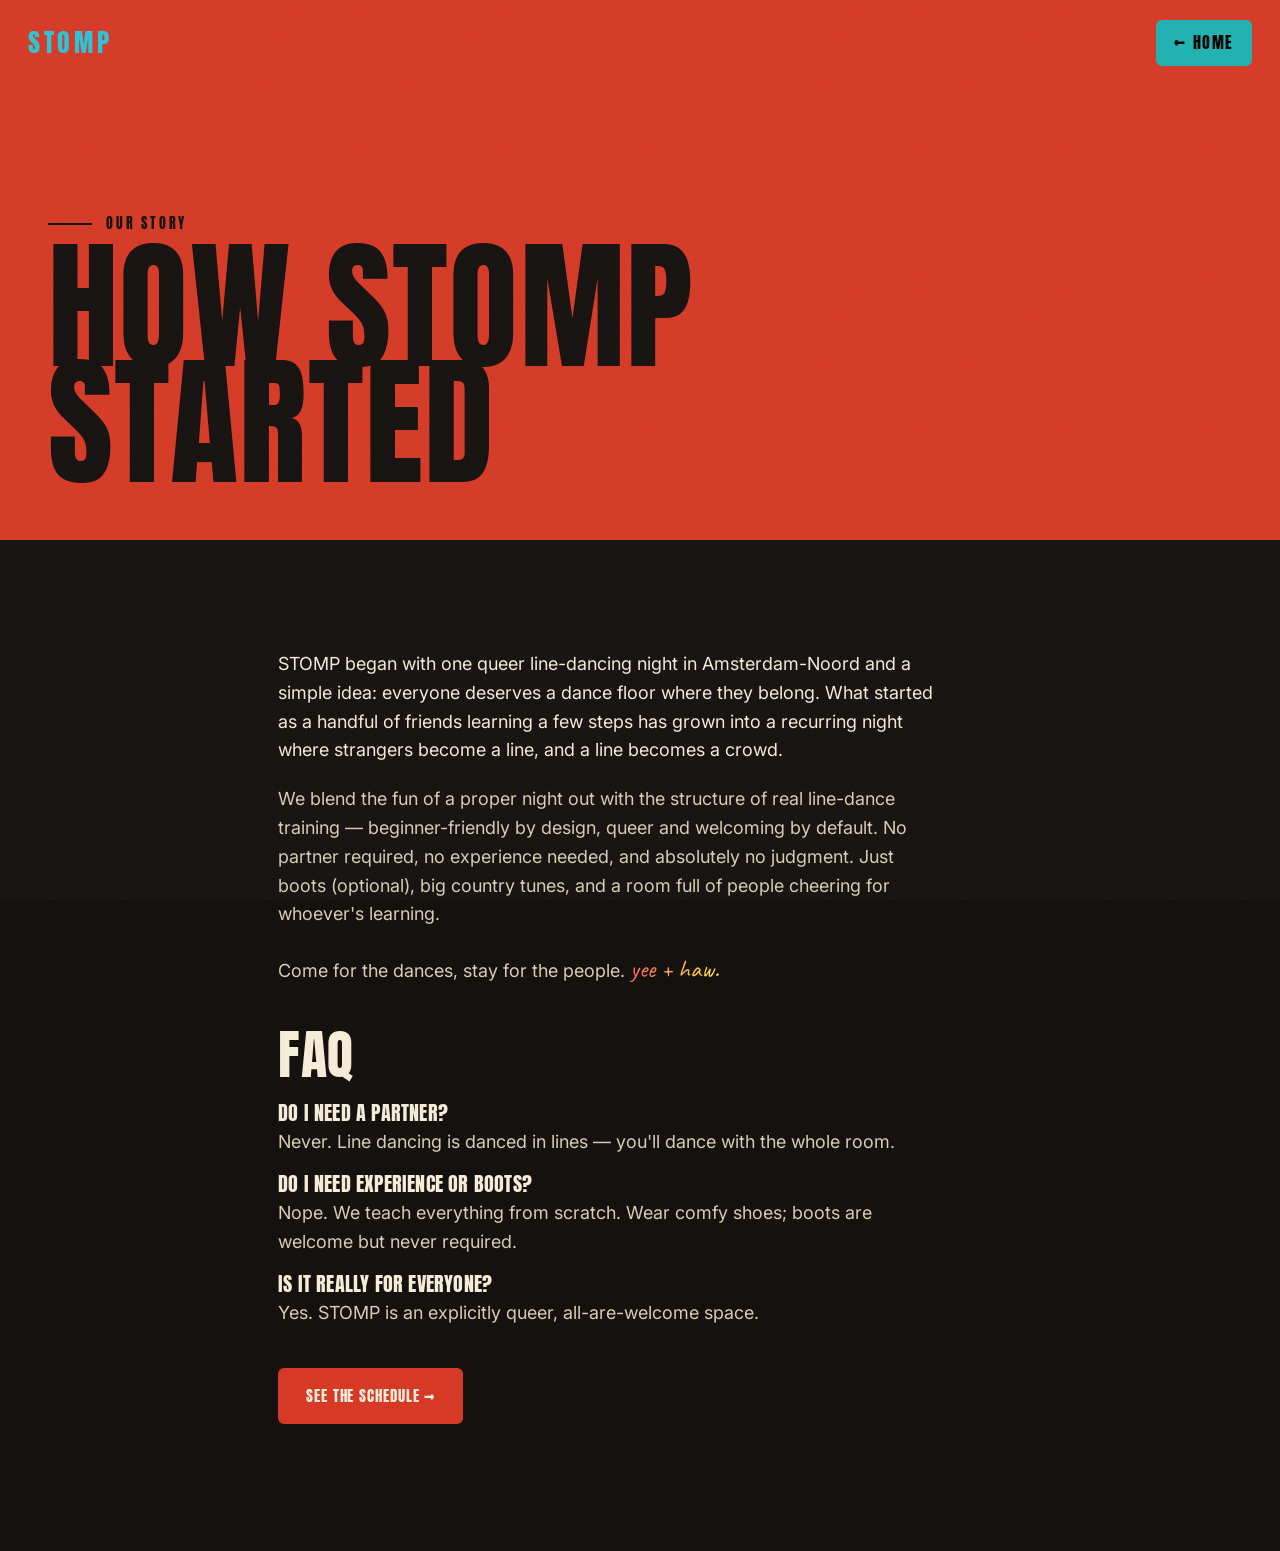
<file: about.html>
<!DOCTYPE html>
<html lang="en">
<head>
  <meta charset="UTF-8" />
  <meta name="viewport" content="width=device-width, initial-scale=1.0" />
  <title>STOMP — Our story & FAQ</title>
  <meta name="description" content="The story behind STOMP, Amsterdam's queer line-dancing night, plus answers to common questions." />
  <link rel="preconnect" href="https://fonts.googleapis.com" />
  <link rel="preconnect" href="https://fonts.gstatic.com" crossorigin />
  <link href="https://fonts.googleapis.com/css2?family=Anton&family=Caveat:wght@600;700&family=Inter:wght@400;500;600&display=swap" rel="stylesheet" />
  <link rel="stylesheet" href="assets/css/style.css" />
</head>
<body>
  <header class="nav"><a class="nav__brand" href="index.html">STOMP</a><a class="menu-toggle" href="index.html">← Home</a></header>

  <section class="hero" style="min-height:60vh;padding-bottom:60px">
    <div class="hero__top wrap" style="margin-top:auto">
      <p class="hero__kicker">Our story</p>
      <h1 class="hero__title" style="font-size:clamp(3rem,11vw,9rem)">How STOMP started</h1>
    </div>
  </section>

  <section class="section about" style="text-align:left">
    <div class="wrap" style="max-width:780px">
      <p class="about__body" style="margin:0 0 20px;color:var(--bone)">STOMP began with one queer line-dancing night in Amsterdam-Noord and a simple idea: everyone deserves a dance floor where they belong. What started as a handful of friends learning a few steps has grown into a recurring night where strangers become a line, and a line becomes a crowd.</p>
      <p class="about__body" style="margin:0 0 20px">We blend the fun of a proper night out with the structure of real line-dance training — beginner-friendly by design, queer and welcoming by default. No partner required, no experience needed, and absolutely no judgment. Just boots (optional), big country tunes, and a room full of people cheering for whoever's learning.</p>
      <p class="about__body" style="margin:0 0 40px">Come for the dances, stay for the people. <span class="script pride-text" style="font-size:1.4em">yee + haw.</span></p>

      <h2 class="section__title section__title--left" style="font-size:clamp(2rem,5vw,3.4rem);margin-bottom:24px">FAQ</h2>
      <div style="display:flex;flex-direction:column;gap:18px">
        <div><h3 style="font-size:20px">Do I need a partner?</h3><p class="about__body" style="margin:6px 0 0">Never. Line dancing is danced in lines — you'll dance with the whole room.</p></div>
        <div><h3 style="font-size:20px">Do I need experience or boots?</h3><p class="about__body" style="margin:6px 0 0">Nope. We teach everything from scratch. Wear comfy shoes; boots are welcome but never required.</p></div>
        <div><h3 style="font-size:20px">Is it really for everyone?</h3><p class="about__body" style="margin:6px 0 0">Yes. STOMP is an explicitly queer, all-are-welcome space.</p></div>
      </div>
      <p style="margin-top:40px"><a class="btn btn--rodeo" href="index.html#schedule">See the schedule →</a></p>
    </div>
  </section>
</body>
</html>
</file>
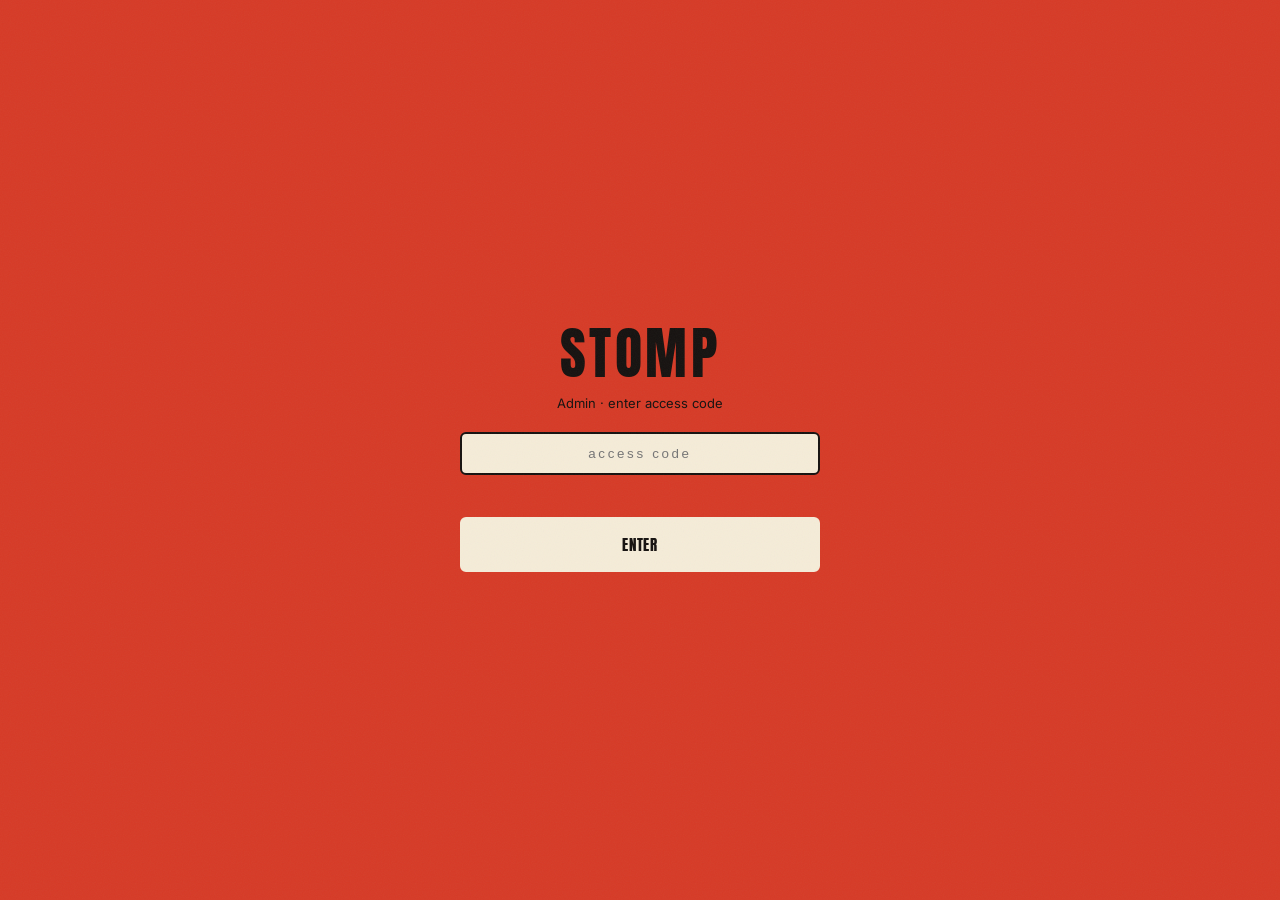
<file: admin.html>
<!DOCTYPE html>
<html lang="en">
<head>
  <meta charset="UTF-8" />
  <meta name="viewport" content="width=device-width, initial-scale=1.0" />
  <title>STOMP — Admin</title>
  <meta name="robots" content="noindex" />
  <link rel="preconnect" href="https://fonts.googleapis.com" />
  <link rel="preconnect" href="https://fonts.gstatic.com" crossorigin />
  <link href="https://fonts.googleapis.com/css2?family=Anton&family=Caveat:wght@600;700&family=Inter:wght@400;500;600&display=swap" rel="stylesheet" />
  <link rel="stylesheet" href="assets/css/style.css" />
  <link rel="stylesheet" href="assets/css/admin.css" />
</head>
<body class="admin-body">

  <div class="gate" id="gate">
    <form class="gate__card" id="gate-form">
      <h1>STOMP</h1>
      <p>Admin · enter access code</p>
      <input type="password" id="gate-input" placeholder="access code" autocomplete="off" aria-label="Access code" />
      <div class="gate__err" id="gate-err" role="alert"></div>
      <button class="btn" type="submit" style="width:100%;justify-content:center;margin-top:14px">Enter</button>
    </form>
  </div>

  <header class="admin-top">
    <div class="admin-top__brand"><span class="mark">STOMP</span><span class="sub">Admin</span></div>
    <div class="admin-top__actions">
      <span class="state" id="state"></span>
      <button class="btn btn--ghost" id="discard-btn" hidden>Discard draft</button>
      <label class="btn btn--ghost" style="cursor:pointer">Import<input type="file" id="import-input" accept="application/json,.json" hidden /></label>
      <button class="btn btn--rodeo" id="export-btn">Export content.json</button>
      <a class="btn btn--ghost" href="index.html" target="_blank" rel="noopener">View site ↗</a>
    </div>
  </header>

  <div class="admin-layout">
    <nav class="admin-tabs" id="tabs" aria-label="Sections"></nav>
    <main>
      <section class="panel" id="panel"></section>
      <div class="note">
        <strong style="color:var(--bone)">Publishing.</strong> This is a proof of concept — edits live in this browser only.
        To publish for everyone, hit <code>Export content.json</code> and commit it to <code>data/content.json</code> (auto-deploys on Vercel).
        Live, shared editing without a download needs a small backend store — see SPEC.md. Events with a <code>lu.ma</code> link
        will autofill their details once a <code>LUMA_API_KEY</code> is configured.
      </div>
    </main>
  </div>

  <div class="toast" id="toast" role="status" aria-live="polite"></div>

  <script src="assets/js/store.js"></script>
  <script src="assets/js/admin.js"></script>
</body>
</html>
</file>
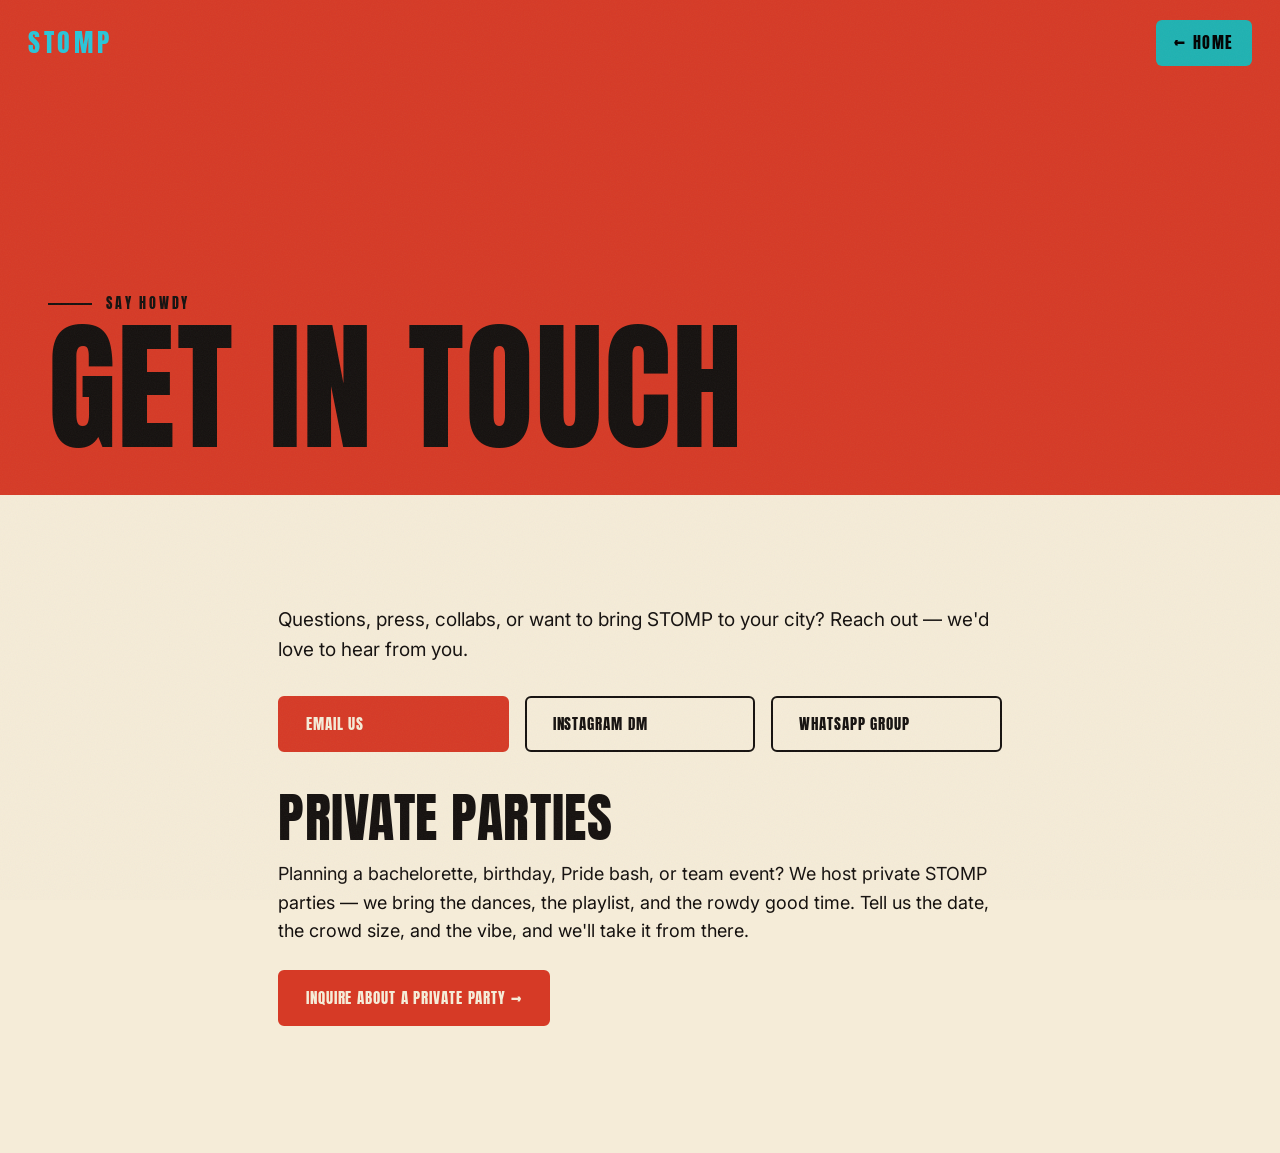
<file: contact.html>
<!DOCTYPE html>
<html lang="en">
<head>
  <meta charset="UTF-8" />
  <meta name="viewport" content="width=device-width, initial-scale=1.0" />
  <title>STOMP — Contact & private events</title>
  <meta name="description" content="Get in touch with STOMP, or inquire about a private queer line-dancing party in Amsterdam." />
  <link rel="preconnect" href="https://fonts.googleapis.com" />
  <link rel="preconnect" href="https://fonts.gstatic.com" crossorigin />
  <link href="https://fonts.googleapis.com/css2?family=Anton&family=Caveat:wght@600;700&family=Inter:wght@400;500;600&display=swap" rel="stylesheet" />
  <link rel="stylesheet" href="assets/css/style.css" />
</head>
<body>
  <header class="nav"><a class="nav__brand" href="index.html">STOMP</a><a class="menu-toggle" href="index.html">← Home</a></header>

  <section class="hero" style="min-height:55vh;padding-bottom:50px">
    <div class="hero__top wrap" style="margin-top:auto">
      <p class="hero__kicker">Say howdy</p>
      <h1 class="hero__title" style="font-size:clamp(3rem,11vw,9rem)">Get in touch</h1>
    </div>
  </section>

  <section class="section" style="background:var(--bone);color:var(--ink)">
    <div class="wrap" style="max-width:780px">
      <p style="font-size:19px;margin-top:0">Questions, press, collabs, or want to bring STOMP to your city? Reach out — we'd love to hear from you.</p>
      <div style="display:grid;grid-template-columns:repeat(auto-fit,minmax(200px,1fr));gap:16px;margin:30px 0">
        <a class="btn btn--rodeo" href="mailto:hello@stomp.amsterdam">Email us</a>
        <a class="btn" style="border-color:var(--ink)" href="https://instagram.com/stomp.amsterdam" target="_blank" rel="noopener">Instagram DM</a>
        <a class="btn" style="border-color:var(--ink)" href="https://chat.whatsapp.com/your-invite" target="_blank" rel="noopener">WhatsApp group</a>
      </div>
      <h2 class="section__title section__title--left" style="font-size:clamp(2rem,5vw,3.4rem);margin:40px 0 14px">Private parties</h2>
      <p style="font-size:18px">Planning a bachelorette, birthday, Pride bash, or team event? We host private STOMP parties — we bring the dances, the playlist, and the rowdy good time. Tell us the date, the crowd size, and the vibe, and we'll take it from there.</p>
      <p style="margin-top:24px"><a class="btn btn--rodeo" href="mailto:hello@stomp.amsterdam?subject=Private%20STOMP%20party">Inquire about a private party →</a></p>
    </div>
  </section>
</body>
</html>
</file>
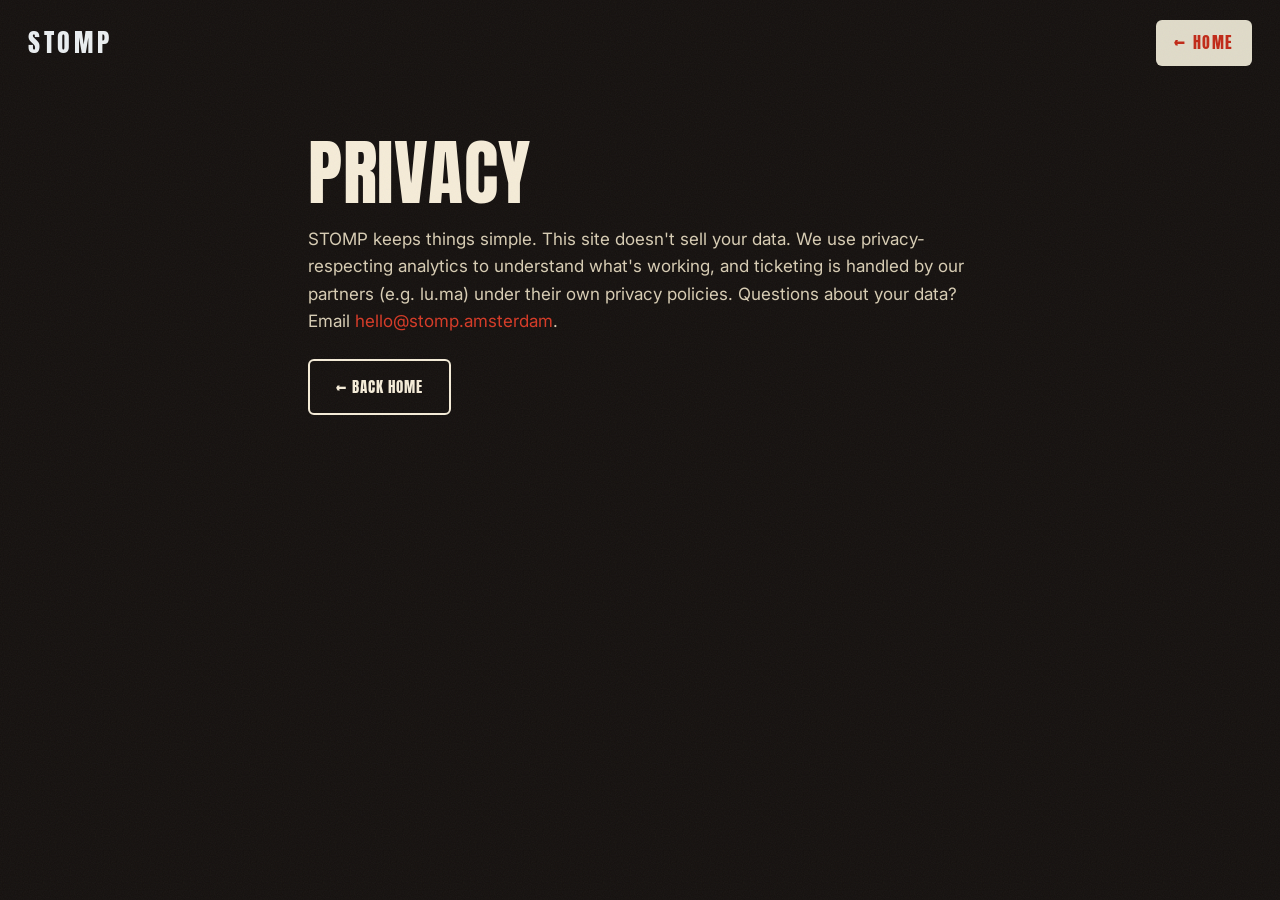
<file: privacy.html>
<!DOCTYPE html>
<html lang="en">
<head>
  <meta charset="UTF-8" />
  <meta name="viewport" content="width=device-width, initial-scale=1.0" />
  <title>STOMP — Privacy</title>
  <meta name="robots" content="noindex" />
  <link rel="preconnect" href="https://fonts.googleapis.com" />
  <link rel="preconnect" href="https://fonts.gstatic.com" crossorigin />
  <link href="https://fonts.googleapis.com/css2?family=Anton&family=Inter:wght@400;500;600&display=swap" rel="stylesheet" />
  <link rel="stylesheet" href="assets/css/style.css" />
</head>
<body>
  <header class="nav"><a class="nav__brand" href="index.html">STOMP</a><a class="menu-toggle" href="index.html">← Home</a></header>
  <section class="section" style="padding-top:140px;background:var(--ink)">
    <div class="wrap" style="max-width:720px">
      <h1 class="section__title section__title--left" style="font-size:clamp(2.4rem,7vw,4.5rem)">Privacy</h1>
      <p style="color:var(--bone-dim);margin-top:20px">STOMP keeps things simple. This site doesn't sell your data. We use privacy-respecting analytics to understand what's working, and ticketing is handled by our partners (e.g. lu.ma) under their own privacy policies. Questions about your data? Email <a style="color:var(--rodeo)" href="mailto:hello@stomp.amsterdam">hello@stomp.amsterdam</a>.</p>
      <p style="margin-top:24px"><a class="btn btn--ghost" href="index.html">← Back home</a></p>
    </div>
  </section>
</body>
</html>
</file>
<file: assets/css/style.css>
/* ============================================================
   STOMP — queer line dancing, Amsterdam
   Western dancehall + pride. Rodeo red, bone, ink, denim, butter,
   and a pride-gradient shimmer used sparingly. Big kinetic type.
   ============================================================ */

:root {
  --rodeo: #d63a26;
  --rodeo-deep: #a8291a;
  --bone: #f5ecd8;
  --bone-dim: #d8cdb4;
  --ink: #15110f;
  --ink-soft: #2a2421;
  --denim: #a9bcd8;
  --denim-ink: #1c2c45;
  --butter: #f7e3b0;
  --butter-ink: #5a4410;
  --cream-line: rgba(245, 236, 216, 0.16);
  --ink-line: rgba(21, 17, 15, 0.16);
  --pride: linear-gradient(90deg, #ff5f6d, #ffb347, #ffe14d, #5fd38a, #4fb8ff, #b18cff, #ff5f6d);
  --radius: 6px;
  --radius-lg: 14px;
  --maxw: 1240px;
  --ease: cubic-bezier(0.16, 1, 0.3, 1);
  --font-display: "Anton", "Arial Narrow", sans-serif;
  --font-body: "Inter", "Helvetica Neue", Arial, sans-serif;
  --font-script: "Caveat", cursive;
  color-scheme: dark;
}

* { box-sizing: border-box; }
html { scroll-behavior: smooth; }

body {
  margin: 0;
  background: var(--ink);
  color: var(--bone);
  font-family: var(--font-body);
  font-size: 17px;
  line-height: 1.6;
  -webkit-font-smoothing: antialiased;
  overflow-x: hidden;
}

/* paper-grain overlay */
body::after {
  content: "";
  position: fixed; inset: 0; z-index: 9999; pointer-events: none; opacity: 0.05;
  background-image: url("data:image/svg+xml,%3Csvg xmlns='http://www.w3.org/2000/svg' width='140' height='140'%3E%3Cfilter id='n'%3E%3CfeTurbulence type='fractalNoise' baseFrequency='0.85' numOctaves='2'/%3E%3C/filter%3E%3Crect width='100%25' height='100%25' filter='url(%23n)'/%3E%3C/svg%3E");
}

a { color: inherit; text-decoration: none; }
::selection { background: var(--rodeo); color: var(--bone); }

h1, h2, h3 {
  font-family: var(--font-display);
  font-weight: 400;
  line-height: 0.92;
  letter-spacing: 0.01em;
  text-transform: uppercase;
  margin: 0;
}

.wrap { width: 100%; max-width: var(--maxw); margin: 0 auto; padding: 0 28px; }
.script { font-family: var(--font-script); text-transform: none; letter-spacing: 0; }

.pride-text {
  background: var(--pride);
  background-size: 300% 100%;
  -webkit-background-clip: text; background-clip: text;
  color: transparent;
  animation: prideShift 8s linear infinite;
}
@keyframes prideShift { to { background-position: 300% 0; } }

.btn {
  display: inline-flex; align-items: center; gap: 10px;
  font-family: var(--font-display); font-size: 15px; letter-spacing: 0.06em;
  text-transform: uppercase; padding: 14px 26px; border-radius: var(--radius);
  background: var(--bone); color: var(--ink); border: 2px solid var(--bone);
  cursor: pointer; transition: transform 0.25s var(--ease), background 0.2s, color 0.2s;
}
.btn:hover { transform: translateY(-3px) rotate(-1deg); }
.btn--rodeo { background: var(--rodeo); border-color: var(--rodeo); color: var(--bone); }
.btn--ghost { background: transparent; color: var(--bone); }
.btn--ghost:hover { background: var(--bone); color: var(--ink); }

/* ---------------- Nav + menu overlay ---------------- */
.nav {
  position: fixed; top: 0; left: 0; right: 0; z-index: 200;
  display: flex; align-items: center; justify-content: space-between;
  padding: 20px 28px; mix-blend-mode: difference;
}
.nav__brand { font-family: var(--font-display); font-size: 26px; letter-spacing: 0.14em; color: #fff; }
.menu-toggle {
  display: inline-flex; align-items: center; gap: 10px;
  background: var(--bone); color: var(--rodeo); border: none; cursor: pointer;
  font-family: var(--font-display); font-size: 16px; letter-spacing: 0.1em;
  text-transform: uppercase; padding: 10px 18px; border-radius: var(--radius);
  mix-blend-mode: normal;
}
.menu-toggle .bars { display: inline-block; width: 22px; height: 2px; background: var(--rodeo); position: relative; }
.menu-toggle .bars::before, .menu-toggle .bars::after { content: ""; position: absolute; left: 0; width: 22px; height: 2px; background: var(--rodeo); }
.menu-toggle .bars::before { top: -6px; } .menu-toggle .bars::after { top: 6px; }

.overlay {
  position: fixed; inset: 0; z-index: 300; background: var(--bone); color: var(--ink);
  display: flex; flex-direction: column; padding: 24px 28px;
  transform: translateY(-100%); transition: transform 0.5s var(--ease); visibility: hidden;
}
.overlay.is-open { transform: translateY(0); visibility: visible; }
.overlay__top { display: flex; justify-content: flex-end; }
.overlay__close { background: var(--rodeo); color: var(--bone); border: none; cursor: pointer; font-family: var(--font-display); font-size: 16px; letter-spacing: 0.1em; text-transform: uppercase; padding: 10px 18px; border-radius: var(--radius); }
.overlay__links { flex: 1; display: flex; flex-direction: column; justify-content: center; gap: 4px; }
.overlay__links a { font-family: var(--font-display); font-size: clamp(2.6rem, 9vw, 6rem); text-transform: uppercase; color: var(--ink); line-height: 0.98; transition: color 0.2s, transform 0.3s var(--ease); width: fit-content; }
.overlay__links a:hover { color: var(--rodeo); transform: translateX(18px); }
.overlay__foot { display: flex; gap: 22px; flex-wrap: wrap; color: var(--ink-soft); font-size: 13px; letter-spacing: 0.12em; text-transform: uppercase; }

/* ---------------- Marquee ---------------- */
.marquee { overflow: hidden; white-space: nowrap; border-top: 2px solid currentColor; border-bottom: 2px solid currentColor; }
.marquee__track { display: inline-flex; padding: 12px 0; animation: marquee 30s linear infinite; }
.marquee span { font-family: var(--font-display); font-size: 18px; letter-spacing: 0.14em; text-transform: uppercase; padding: 0 22px; }
.marquee span::after { content: "✷"; margin-left: 44px; }
@keyframes marquee { to { transform: translateX(-50%); } }

/* ---------------- Hero ---------------- */
.hero { position: relative; background: var(--rodeo); color: var(--ink); padding: 120px 0 40px; overflow: hidden; min-height: 100vh; display: flex; flex-direction: column; justify-content: space-between; }
.hero__top { position: relative; z-index: 3; }
.hero__kicker { display: flex; align-items: center; gap: 14px; font-family: var(--font-display); font-size: 14px; letter-spacing: 0.2em; text-transform: uppercase; margin-bottom: 14px; }
.hero__kicker::before { content: ""; width: 44px; height: 2px; background: var(--ink); }
.hero__title { font-size: clamp(3.6rem, 13vw, 13rem); line-height: 0.82; max-width: 14ch; }
.hero__title .char { display: inline-block; will-change: transform; }
.hero__boot { position: absolute; right: 2vw; top: 14vh; width: clamp(120px, 18vw, 280px); z-index: 2; will-change: transform; }
.hero__poster { position: absolute; inset: 0; z-index: 0; object-fit: cover; width: 100%; height: 100%; opacity: 0.18; mix-blend-mode: multiply; }
.hero__sub { max-width: 52ch; font-size: 18px; color: var(--ink); margin-top: 22px; position: relative; z-index: 3; }

/* hero events teaser */
.hero__events { position: relative; z-index: 3; margin-top: 40px; border-top: 2px solid var(--ink); }
.he-row { display: grid; grid-template-columns: 2.2fr 3fr 2fr; gap: 18px; align-items: center; padding: 18px 4px; border-bottom: 2px solid var(--ink); color: var(--ink); transition: padding-left 0.3s var(--ease); }
.he-row:hover { padding-left: 16px; }
.he-row__date { font-family: var(--font-display); font-size: clamp(1.5rem, 3vw, 2.2rem); }
.he-row__venue { font-weight: 600; }
.he-row__venue small { display: block; font-weight: 400; opacity: 0.7; }
.he-row__cta { justify-self: end; display: flex; align-items: center; gap: 12px; }
.he-foot { display: flex; justify-content: space-between; align-items: center; padding-top: 20px; font-family: var(--font-display); text-transform: uppercase; font-size: clamp(1.1rem,2.4vw,1.6rem); position: relative; z-index: 3; }

.badge { font-family: var(--font-display); font-size: 12px; letter-spacing: 0.08em; text-transform: uppercase; padding: 6px 12px; border-radius: 4px; white-space: nowrap; }
.badge--type { background: var(--ink); color: var(--bone); }
.badge--sold-out { background: var(--ink); color: var(--bone); }
.badge--on-sale { background: var(--butter); color: var(--butter-ink); }
.badge--few-left { background: #fff; color: var(--rodeo-deep); }
.badge--free { background: var(--denim); color: var(--denim-ink); }
.badge .star { color: var(--rodeo); }

/* ---------------- Section frame ---------------- */
.section { padding: 110px 0; position: relative; }
.section__eyebrow { display: flex; align-items: center; gap: 12px; justify-content: center; font-family: var(--font-display); font-size: 13px; letter-spacing: 0.22em; text-transform: uppercase; color: var(--rodeo); margin-bottom: 12px; }
.section__title { font-size: clamp(2.6rem, 7vw, 6rem); text-align: center; }
.section__title--left { text-align: left; }

/* ---------------- Key links ---------------- */
.keylinks { background: var(--bone); color: var(--ink); }
.keylinks__grid { display: grid; grid-template-columns: repeat(3, 1fr); }
.keylink { display: flex; flex-direction: column; gap: 6px; padding: 46px 30px; border-right: 2px solid var(--ink); transition: background 0.25s, color 0.25s; }
.keylink:last-child { border-right: none; }
.keylink:hover { background: var(--rodeo); color: var(--bone); }
.keylink__label { font-family: var(--font-display); font-size: clamp(1.6rem, 3vw, 2.6rem); text-transform: uppercase; display: flex; align-items: center; gap: 12px; }
.keylink__sub { font-size: 14px; opacity: 0.75; }
.keylink__arrow { margin-left: auto; transition: transform 0.25s var(--ease); }
.keylink:hover .keylink__arrow { transform: translateX(8px); }
@media (max-width: 760px) { .keylinks__grid { grid-template-columns: 1fr; } .keylink { border-right: none; border-bottom: 2px solid var(--ink); } }

/* ---------------- Two ways to dance ---------------- */
.ways { background: var(--ink); }
.ways__grid { display: grid; grid-template-columns: 1fr 1fr; gap: 26px; margin-top: 50px; }
.way { border-radius: var(--radius-lg); overflow: hidden; color: var(--ink); display: flex; flex-direction: column; }
.way--denim { background: var(--denim); }
.way--butter { background: var(--butter); }
.way__img { width: 100%; aspect-ratio: 4/3; object-fit: cover; }
.way__body { padding: 28px 30px 34px; }
.way__name { font-family: var(--font-display); font-size: clamp(2rem, 4vw, 3.2rem); display: flex; align-items: center; gap: 12px; }
.way__level { font-weight: 600; margin: 6px 0 16px; }
.way__hr { height: 2px; background: currentColor; opacity: 0.25; margin-bottom: 16px; }
.way__blurb { font-size: 16px; }
@media (max-width: 760px) { .ways__grid { grid-template-columns: 1fr; } }

/* ---------------- About ---------------- */
.about { background: var(--ink); text-align: center; }
.about__statement { font-family: var(--font-display); text-transform: uppercase; font-size: clamp(1.8rem, 5vw, 4rem); line-height: 1.02; max-width: 18ch; margin: 0 auto; }
.about__statement .pride-text { display: inline; }
.about__body { max-width: 60ch; margin: 28px auto 26px; color: var(--bone-dim); font-size: 18px; }
.about__photos { display: flex; justify-content: center; gap: 18px; margin: 36px 0; }
.about__photos img { border-radius: var(--radius-lg); object-fit: cover; }
.about__photos img:nth-child(1) { width: 220px; height: 220px; transform: rotate(-3deg); }
.about__photos img:nth-child(2) { width: 150px; height: 150px; transform: rotate(4deg); align-self: flex-end; }
.read-story { font-family: var(--font-display); text-transform: uppercase; letter-spacing: 0.06em; border-bottom: 3px solid var(--rodeo); padding-bottom: 4px; }

/* ---------------- Schedule ---------------- */
.schedule { background: var(--bone); color: var(--ink); }
.filters { display: flex; gap: 10px; flex-wrap: wrap; justify-content: center; margin: 30px 0 10px; }
.chip { font-family: var(--font-display); font-size: 13px; letter-spacing: 0.08em; text-transform: uppercase; padding: 9px 16px; border-radius: 100px; border: 2px solid var(--ink); background: transparent; color: var(--ink); cursor: pointer; transition: background 0.2s, color 0.2s; }
.chip[aria-pressed="true"] { background: var(--ink); color: var(--bone); }
.sched-list { margin-top: 26px; }
.sched-row { display: grid; grid-template-columns: 150px 1fr auto; gap: 26px; align-items: center; padding: 26px 6px; border-top: 2px solid var(--ink); cursor: pointer; transition: background 0.25s, padding-left 0.25s var(--ease); }
.sched-row:last-child { border-bottom: 2px solid var(--ink); }
.sched-row:hover { background: var(--rodeo); color: var(--bone); padding-left: 18px; }
.sched-row:hover .badge--type { background: var(--bone); color: var(--ink); }
.sched-row__date { font-family: var(--font-display); font-size: clamp(1.4rem, 2.6vw, 2.1rem); }
.sched-row__title { font-family: var(--font-display); font-size: clamp(1.3rem, 2.4vw, 1.9rem); text-transform: uppercase; }
.sched-row__meta { font-size: 14px; opacity: 0.8; margin-top: 4px; }
.sched-row__right { display: flex; align-items: center; gap: 12px; justify-self: end; }
.sched-foot { display: flex; justify-content: flex-end; margin-top: 24px; }
@media (max-width: 760px) { .sched-row { grid-template-columns: 92px 1fr; } .sched-row__right { grid-column: 2; justify-self: start; flex-wrap: wrap; } }

/* ---------------- Tutorials ---------------- */
.tutorials { background: var(--ink); }
.tut-grid { display: grid; grid-template-columns: repeat(auto-fill, minmax(280px, 1fr)); gap: 22px; margin-top: 44px; }
.tut-card { background: var(--ink-soft); border: 2px solid var(--cream-line); border-radius: var(--radius-lg); overflow: hidden; transition: transform 0.25s var(--ease), border-color 0.25s; }
.tut-card:hover { transform: translateY(-6px); border-color: var(--rodeo); }
.tut-card__thumb { position: relative; aspect-ratio: 16/10; overflow: hidden; }
.tut-card__thumb img { width: 100%; height: 100%; object-fit: cover; }
.tut-card__play { position: absolute; inset: 0; display: flex; align-items: center; justify-content: center; }
.tut-card__play span { width: 58px; height: 58px; border-radius: 50%; background: var(--rodeo); color: var(--bone); display: grid; place-items: center; font-size: 22px; transition: transform 0.25s var(--ease); }
.tut-card:hover .tut-card__play span { transform: scale(1.15); }
.tut-card__body { padding: 16px 18px 20px; }
.tut-card__title { font-family: var(--font-display); font-size: 1.3rem; text-transform: uppercase; }
.tut-card__meta { font-size: 13px; color: var(--bone-dim); margin-top: 4px; letter-spacing: 0.05em; text-transform: uppercase; }

/* ---------------- Sister clubs ---------------- */
.sisters { background: var(--bone); color: var(--ink); }
.sister-list { margin-top: 40px; border-top: 2px solid var(--ink); }
.sister-row { display: grid; grid-template-columns: 1.4fr 1fr auto; gap: 20px; align-items: center; padding: 22px 6px; border-bottom: 2px solid var(--ink); transition: background 0.2s, color 0.2s, padding-left 0.25s var(--ease); }
.sister-row:hover { background: var(--ink); color: var(--bone); padding-left: 16px; }
.sister-row__name { font-family: var(--font-display); font-size: clamp(1.4rem, 3vw, 2.3rem); text-transform: uppercase; }
.sister-row__city { opacity: 0.8; }
.sister-row__note { font-size: 14px; opacity: 0.7; }
@media (max-width: 700px) { .sister-row { grid-template-columns: 1fr auto; } .sister-row__note { display: none; } }

/* ---------------- Private events ---------------- */
.private { position: relative; color: var(--bone); overflow: hidden; }
.private__bg { position: absolute; inset: 0; z-index: 0; }
.private__bg img { width: 100%; height: 100%; object-fit: cover; opacity: 0.32; }
.private__bg::after { content: ""; position: absolute; inset: 0; background: radial-gradient(120% 100% at 50% 50%, transparent 30%, rgba(21,17,15,0.85)); }
.private__inner { position: relative; z-index: 2; text-align: center; padding: 30px 0; }
.private__title { display: flex; align-items: center; justify-content: space-between; gap: 20px; }
.private__title h2 { font-size: clamp(2.6rem, 9vw, 8rem); }
.private__cards { display: flex; gap: 16px; justify-content: center; margin: 10px 0 30px; flex-wrap: wrap; }
.pe-card { width: 220px; background: var(--rodeo); padding: 8px; border-radius: 6px; transform: rotate(-2deg); transition: transform 0.3s var(--ease); }
.pe-card:nth-child(2) { transform: rotate(1deg) translateY(-10px); }
.pe-card:nth-child(3) { transform: rotate(3deg); }
.pe-card:hover { transform: rotate(0) translateY(-8px) scale(1.03); }
.pe-card img { width: 100%; aspect-ratio: 4/5; object-fit: cover; border-radius: 3px; display: block; }
.pe-card__label { display: flex; justify-content: space-between; font-family: var(--font-display); text-transform: uppercase; font-size: 13px; padding: 8px 4px 2px; }
.private__body { max-width: 56ch; margin: 0 auto 28px; }
@media (max-width: 760px) { .private__title { flex-direction: column; } }

/* ---------------- Footer ---------------- */
.footer { background: var(--ink); color: var(--bone); padding: 80px 0 50px; border-top: 2px solid var(--cream-line); }
.footer__grid { display: grid; grid-template-columns: 2fr 1fr 1fr; gap: 40px; }
.footer__blurb { font-family: var(--font-display); text-transform: uppercase; font-size: clamp(1.3rem, 2.4vw, 1.9rem); line-height: 1.15; max-width: 22ch; }
.footer__col h4 { font-family: var(--font-display); font-size: 13px; letter-spacing: 0.16em; color: var(--rodeo); margin-bottom: 14px; }
.footer__col a { display: block; font-family: var(--font-display); text-transform: uppercase; font-size: 20px; padding: 5px 0; transition: color 0.2s, transform 0.2s var(--ease); width: fit-content; }
.footer__col a:hover { color: var(--rodeo); transform: translateX(6px); }
.footer__base { display: flex; justify-content: space-between; flex-wrap: wrap; gap: 12px; margin-top: 60px; padding-top: 24px; border-top: 2px solid var(--cream-line); font-size: 12px; letter-spacing: 0.12em; text-transform: uppercase; color: var(--bone-dim); }
@media (max-width: 820px) { .footer__grid { grid-template-columns: 1fr 1fr; } .footer__blurb { grid-column: 1 / -1; } }

/* drifting decorative stars */
.star-decor { position: absolute; color: var(--rodeo); opacity: 0.5; pointer-events: none; z-index: 1; will-change: transform; font-size: 28px; }

/* reveal helper */
.reveal { opacity: 0; transform: translateY(34px); }

@media (prefers-reduced-motion: reduce) {
  *, *::before, *::after { animation-duration: 0.001ms !important; transition-duration: 0.001ms !important; scroll-behavior: auto !important; }
  .reveal { opacity: 1; transform: none; }
}
</file>
<file: assets/css/admin.css>
/* ============================================================
   STOMP — admin dashboard (builds on style.css tokens)
   ============================================================ */
.admin-body { background: var(--ink); min-height: 100vh; }

.admin-top {
  position: sticky; top: 0; z-index: 50;
  display: flex; align-items: center; justify-content: space-between; gap: 14px; flex-wrap: wrap;
  padding: 16px 24px; background: rgba(21,17,15,0.92); backdrop-filter: blur(10px);
  border-bottom: 2px solid var(--cream-line);
}
.admin-top__brand { display: flex; align-items: baseline; gap: 12px; }
.admin-top__brand .mark { font-family: var(--font-display); font-size: 22px; letter-spacing: 0.12em; }
.admin-top__brand .sub { font-size: 12px; letter-spacing: 0.2em; text-transform: uppercase; color: var(--rodeo); }
.admin-top__actions { display: flex; gap: 8px; flex-wrap: wrap; align-items: center; }
.admin-top__actions .state { font-size: 12px; letter-spacing: 0.08em; color: var(--bone-dim); margin-right: 4px; }
.admin-top .btn { font-size: 13px; padding: 10px 16px; }

.admin-layout { display: grid; grid-template-columns: 220px 1fr; gap: 28px; max-width: 1240px; margin: 0 auto; padding: 28px 24px 100px; }
@media (max-width: 820px) { .admin-layout { grid-template-columns: 1fr; } }

.admin-tabs { display: flex; flex-direction: column; gap: 4px; position: sticky; top: 90px; align-self: start; }
.admin-tab { text-align: left; font-family: var(--font-display); text-transform: uppercase; letter-spacing: 0.04em; font-size: 15px; padding: 12px 14px; border-radius: var(--radius); border: 2px solid transparent; background: var(--ink-soft); color: var(--bone); cursor: pointer; }
.admin-tab[aria-selected="true"] { background: var(--rodeo); border-color: var(--rodeo); }
@media (max-width: 820px) { .admin-tabs { flex-direction: row; flex-wrap: wrap; position: static; } }

.panel { background: var(--ink-soft); border: 2px solid var(--cream-line); border-radius: var(--radius-lg); padding: 26px; }
.panel h2 { font-family: var(--font-display); text-transform: uppercase; font-size: 26px; margin-bottom: 4px; }
.panel__hint { color: var(--bone-dim); font-size: 13px; margin: 0 0 22px; }

.field { margin-bottom: 15px; }
.field label { display: block; font-family: var(--font-display); text-transform: uppercase; font-size: 11px; letter-spacing: 0.12em; color: var(--bone-dim); margin-bottom: 6px; }
.field input, .field select, .field textarea {
  width: 100%; background: var(--ink); border: 2px solid var(--cream-line); border-radius: var(--radius);
  color: var(--bone); font-family: var(--font-body); font-size: 15px; padding: 11px 13px;
}
.field textarea { min-height: 80px; resize: vertical; line-height: 1.5; }
.field input:focus, .field select:focus, .field textarea:focus { outline: none; border-color: var(--rodeo); }
.row2 { display: grid; grid-template-columns: 1fr 1fr; gap: 12px; }
.form-actions { display: flex; gap: 10px; margin-top: 6px; flex-wrap: wrap; }

.item-list { margin-top: 26px; display: flex; flex-direction: column; gap: 10px; }
.item { display: flex; align-items: center; gap: 14px; padding: 14px 16px; background: var(--ink); border: 2px solid var(--cream-line); border-radius: var(--radius); }
.item.is-editing { border-color: var(--rodeo); }
.item__main { flex: 1; min-width: 0; }
.item__title { font-family: var(--font-display); text-transform: uppercase; font-size: 16px; }
.item__meta { font-size: 12px; color: var(--bone-dim); margin-top: 2px; }
.item__btns { display: flex; gap: 6px; }
.icon-btn { width: 36px; height: 36px; display: grid; place-items: center; border: 2px solid var(--cream-line); border-radius: var(--radius); background: transparent; color: var(--bone-dim); cursor: pointer; font-size: 14px; }
.icon-btn:hover { color: var(--bone); border-color: var(--bone-dim); }
.icon-btn--danger:hover { color: #fff; background: var(--rodeo); border-color: var(--rodeo); }

.toast { position: fixed; bottom: 24px; left: 50%; transform: translateX(-50%) translateY(20px); background: var(--rodeo); color: var(--bone); font-family: var(--font-display); text-transform: uppercase; letter-spacing: 0.06em; font-size: 13px; padding: 13px 22px; border-radius: var(--radius); opacity: 0; pointer-events: none; transition: opacity 0.3s, transform 0.3s var(--ease); z-index: 400; }
.toast.show { opacity: 1; transform: translateX(-50%) translateY(0); }

.gate { position: fixed; inset: 0; z-index: 500; background: var(--rodeo); display: flex; align-items: center; justify-content: center; padding: 24px; }
.gate__card { width: 100%; max-width: 360px; text-align: center; color: var(--ink); }
.gate__card h1 { font-family: var(--font-display); font-size: 56px; text-transform: uppercase; letter-spacing: 0.06em; }
.gate__card p { font-size: 13px; margin-bottom: 18px; }
.gate__card input { width: 100%; text-align: center; letter-spacing: 0.2em; padding: 12px; border: 2px solid var(--ink); border-radius: var(--radius); background: var(--bone); color: var(--ink); }
.gate__err { color: var(--ink); font-weight: 600; font-size: 13px; min-height: 18px; margin-top: 10px; }

.note { margin-top: 22px; padding: 14px 16px; border-left: 3px solid var(--rodeo); background: var(--ink); color: var(--bone-dim); font-size: 13px; line-height: 1.6; border-radius: 0 var(--radius) var(--radius) 0; }
.note code { color: var(--rodeo); }
</file>
